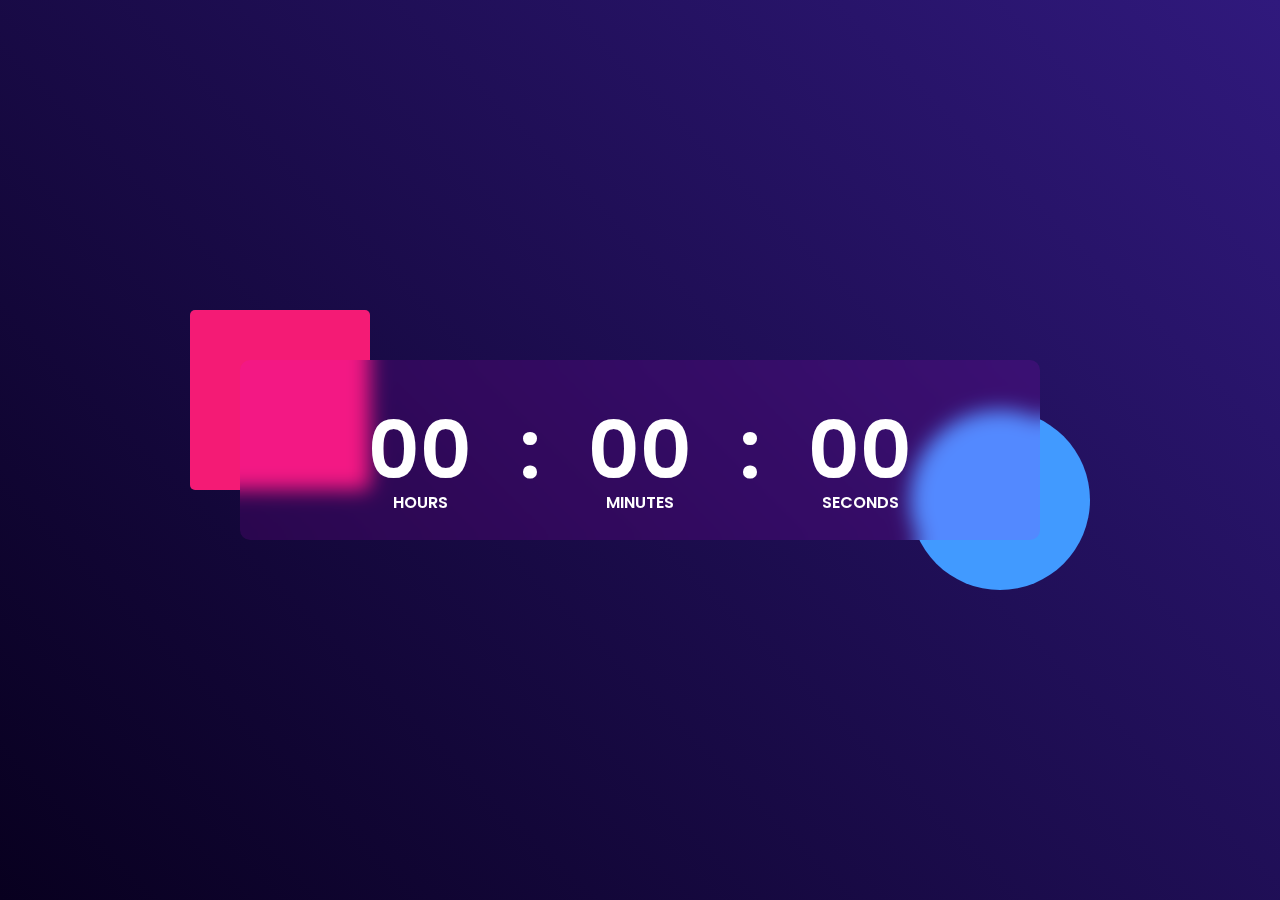
<file: clock-app/index.html>
<!DOCTYPE html>
<html lang="en">
<head>
  <meta charset="UTF-8">
  <meta name="viewport" content="width=device-width, initial-scale=1.0">
  <title>Clock</title>

   <link rel="preconnect" href="https://fonts.googleapis.com">
  <link rel="preconnect" href="https://fonts.gstatic.com" crossorigin>
  <link href="https://fonts.googleapis.com/css2?family=Poppins:wght@400;500;600;700&display=swap" rel="stylesheet">

  <link rel="stylesheet" href="style.css">
</head>
<body>


  <div class="hero">
    <div class="container">
      <div class="clock">
        <span  id="hrs">00</span>
        <span id="colon-1">:</span>
        <span id="min">00</span>
        <span id="colon-2">:</span>
        <span id="sec">00</span>
      </div>
    </div>
  </div>

  
  <script>

    let hrs = document.getElementById("hrs")
    let min = document.getElementById("min")
    let sec = document.getElementById("sec")


    setInterval(()=>{
      let currentTime = new Date();

      hrs.innerHTML = (currentTime.getHours()<10?"0":"") + currentTime.getHours();
      min.innerHTML = (currentTime.getMinutes()<10?"0":"") + currentTime.getMinutes();
      sec.innerHTML = (currentTime.getSeconds()<10?"0":"") + currentTime.getSeconds();

    },1000)
    
  </script>

</body>
</html>
</file>
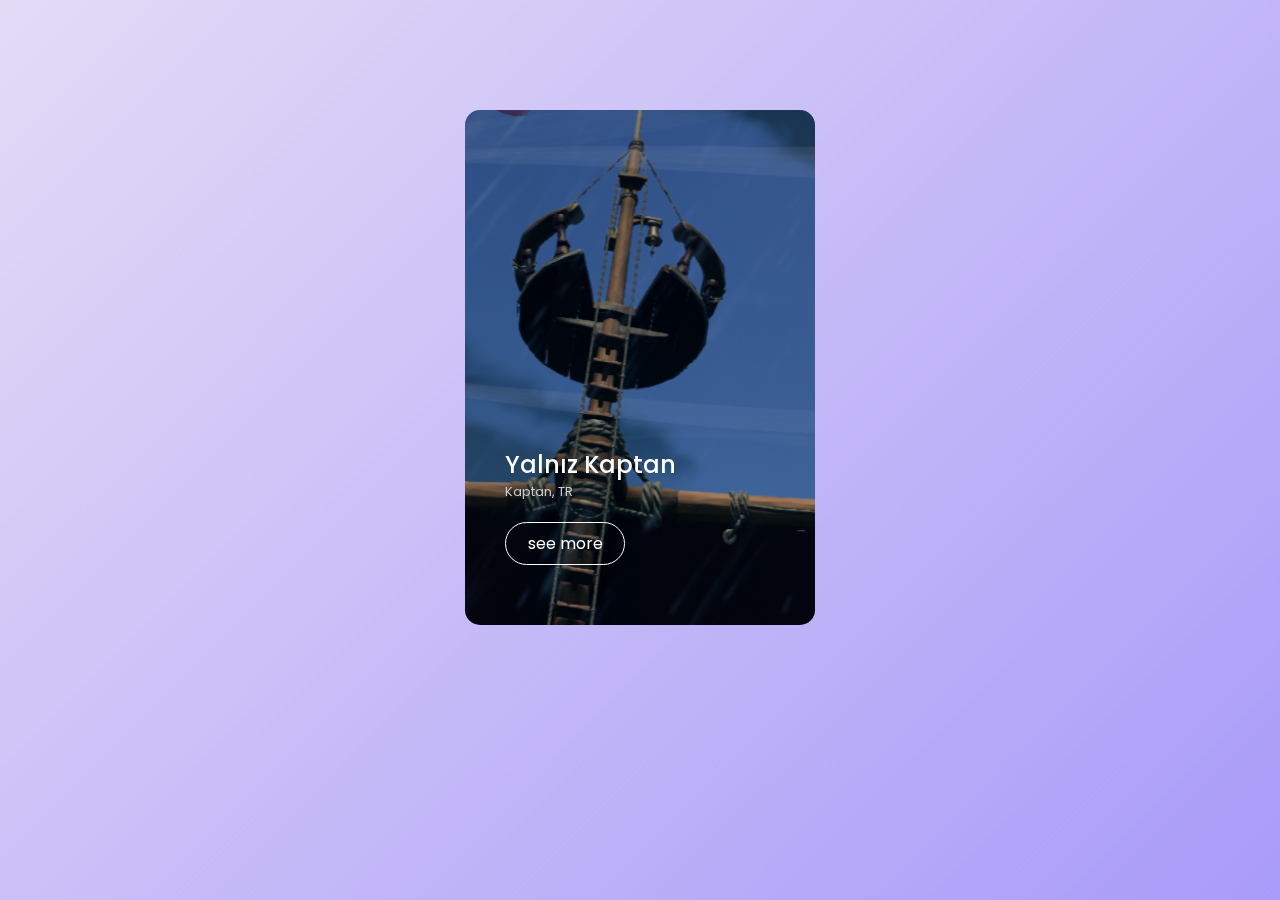
<file: flip-card/index.html>
<!DOCTYPE html>
<html lang="en">
<head>
  <meta charset="UTF-8">
  <meta name="viewport" content="width=device-width, initial-scale=1.0">
  <title>Flip Flip</title>
  <link rel="stylesheet" href="style.css">

  <link rel="preconnect" href="https://fonts.googleapis.com">
  <link rel="preconnect" href="https://fonts.gstatic.com" crossorigin>
  <link href="https://fonts.googleapis.com/css2?family=Poppins:wght@400;500;600;700&display=swap" rel="stylesheet">

  <link rel="stylesheet" href="https://cdn.jsdelivr.net/npm/bootstrap-icons@1.10.2/font/bootstrap-icons.css" integrity="sha384-b6lVK+yci+bfDmaY1u0zE8YYJt0TZxLEAFyYSLHId4xoVvsrQu3INevFKo+Xir8e" crossorigin="anonymous">

</head>
<body>
  

  <div class="container">
    <div class="card">
      <div class="card-inner">
        <div class="front">
          <h2>Yalnız Kaptan</h2>
          <p>Kaptan, TR</p>
          <button>see more</button>
        </div>
        <div class="back">
          <h3>👋</h3>
          <h1>Yalnız <span>Kaptan</span></h1>
          <p>Ben rüzgarın değil motorun sürüklediği yalnız bir kaptanım.</p>
          <div class="row">
            <div class="col">
              <h2>12K</h2>
              <p>Fallowers</p>
            </div>
            <div class="col">
              <h2>339</h2>
              <p>Fallowing</p>
            </div>
            <div class="col">
              <h2>5.4K</h2>
              <p>Likes</p>
            </div>
          </div>

          <div class="row">
            <button>follow</button>
            <a href="#"><i class="bi bi-instagram"></i></a>
            <a href="#"><i class="bi bi-twitter"></i></a>
          </div>
        </div>
      </div>
    </div>
  </div>


</body>
</html>
</file>
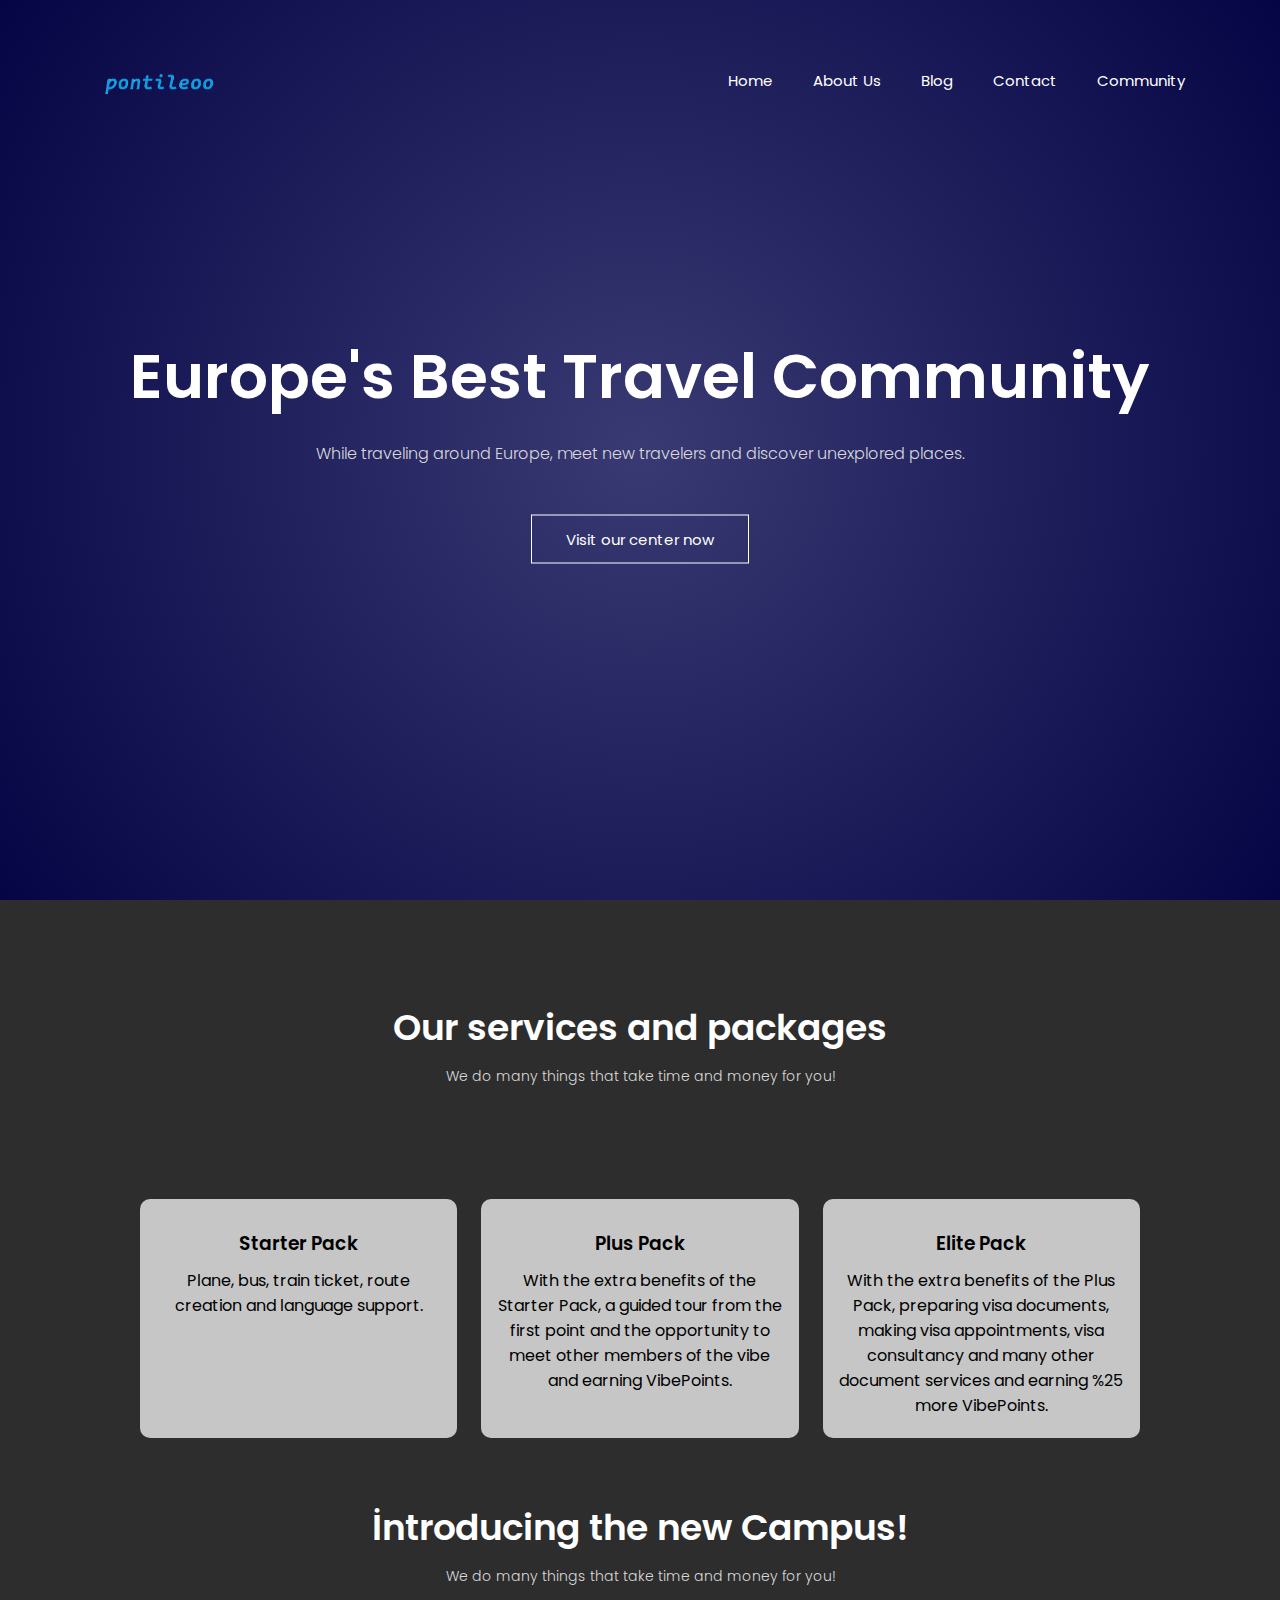
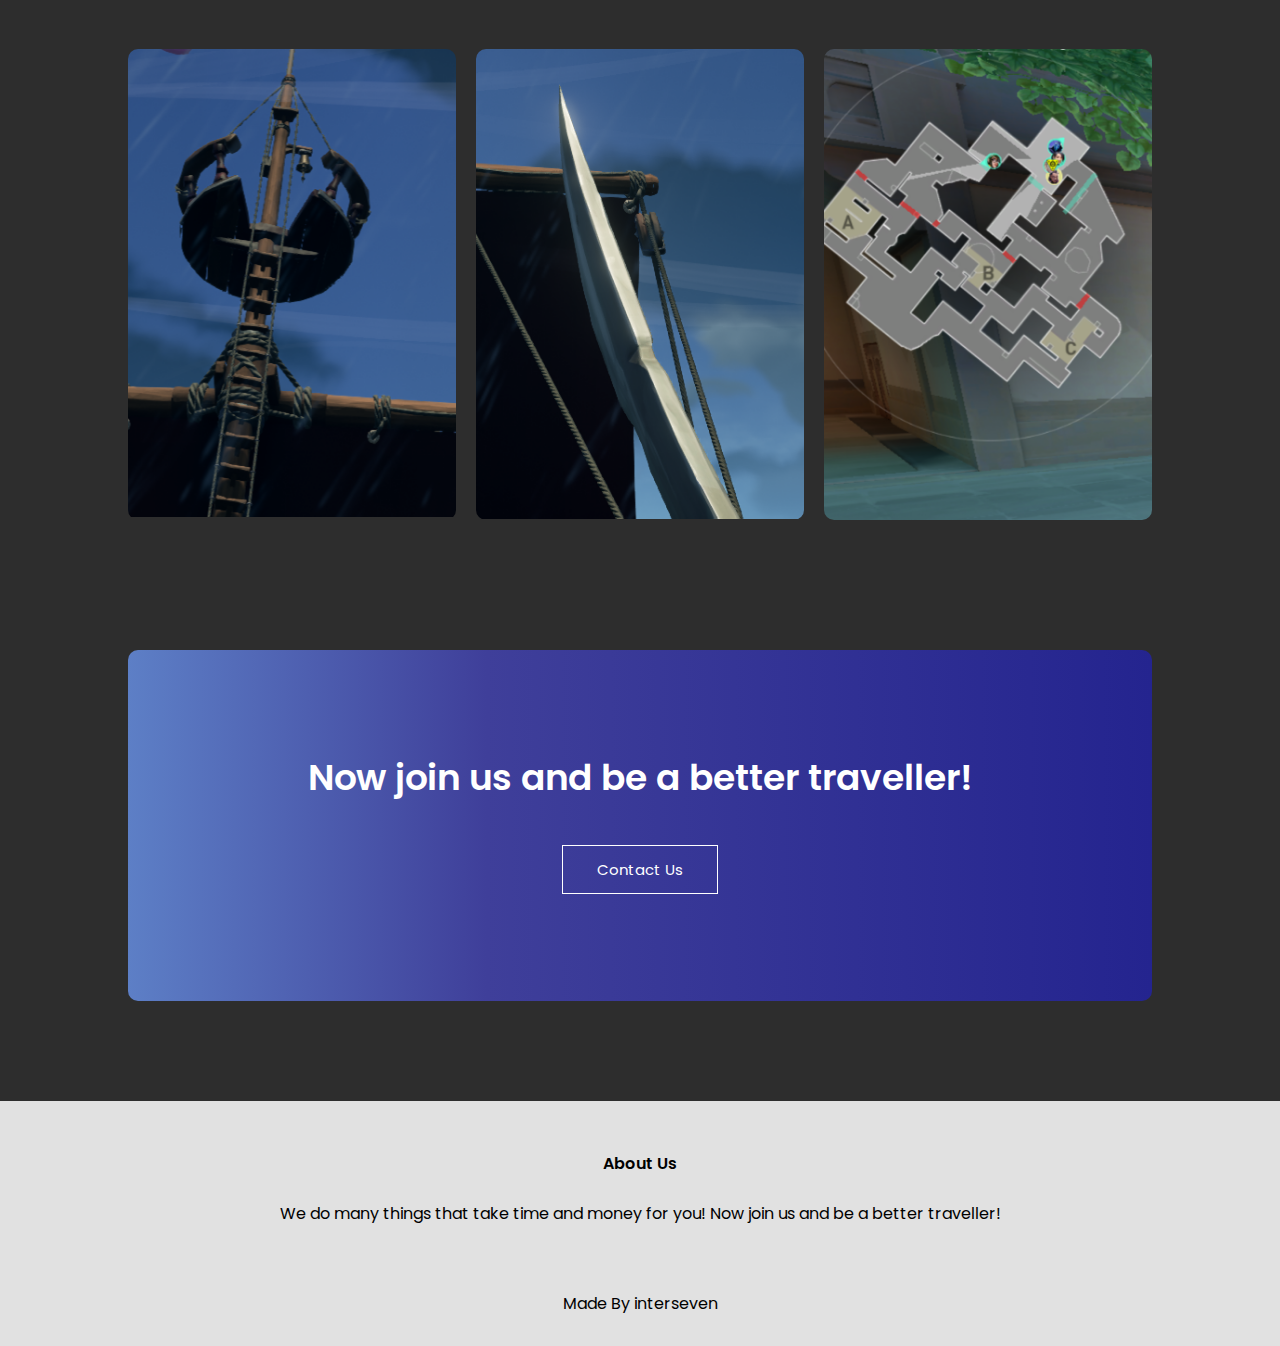
<file: new1/index.html>
<!DOCTYPE html>
<html lang="en">
<head>
  <meta charset="UTF-8">
  <meta name="viewport" content="width=device-width, initial-scale=1.0">
  <title>pontileoo</title>
  <link rel="stylesheet" href="styles/style.css">
  <link rel="preconnect" href="https://fonts.googleapis.com">
  <link rel="preconnect" href="https://fonts.gstatic.com" crossorigin>
  <link href="https://fonts.googleapis.com/css2?family=Poppins:wght@400;600;700&display=swap" rel="stylesheet">
  <link rel="stylesheet" href="https://cdn.jsdelivr.net/npm/bootstrap-icons@1.10.2/font/bootstrap-icons.css" integrity="sha384-b6lVK+yci+bfDmaY1u0zE8YYJt0TZxLEAFyYSLHId4xoVvsrQu3INevFKo+Xir8e" crossorigin="anonymous">
</head>
<body class="body">

  <section class="header">

    <nav>
      <a href="index.html"><img src="icons/logo1.png"></a>
        <div class="nav-links" id="navLinks">
          <i class="bi bi-x-lg" onclick="hideMenu()"></i>
            <ul>
              <li><a href="index.html">Home</a></li>
              <li><a href="about-us.html">About Us</a></li>
              <li><a href="">Blog</a></li>
              <li><a href="">Contact</a></li>
              <li><a href="">Community</a></li>
            </ul>
        </div>
      <i class="bi bi-list" onclick="showMenu()"></i>
    </nav>

    <div class="text-box">
      <h1>Europe's Best Travel Community</h1>
      <p>While traveling around Europe, meet new travelers and discover unexplored places.</p>
      <a href="" class="visit-btn">Visit our center now</a>
    </div> 

  </section>
  

<!--main section-->
<section class="main-sec">
  <h1>Our services and packages</h1>
  <p>We do many things that take time and money for you!</p>
  <div class="row">
    <div class="main-col">
      <h3>Starter Pack</h3>
      <p1>Plane, bus, train ticket, route creation and language support.</p1>
    </div>

    <div class="main-col">
      <h3>Plus Pack</h3>
      <p1>With the extra benefits of the Starter Pack, a guided tour from the first point and the opportunity to meet other members of the vibe and earning VibePoints.</p1>
    </div>

    <div class="main-col">
      <h3>Elite Pack</h3>
      <p1>With the extra benefits of the Plus Pack, preparing visa documents, making visa appointments, visa consultancy and many other document services and earning %25 more VibePoints.</p1>
    </div>
  </div>
</section>


<!--campus section-->
<section class="campus">
  <h1>İntroducing the new Campus!</h1>
  <p>We do many things that take time and money for you!</p>
  <div class="row">


    <div class="campus-col">
      <img src="images/body-img.png">
      <div class="layer">
        <h3>London</h3>
      </div>
    </div>

    <div class="campus-col">
      <img src="images/paris.png">
      <div class="layer">
        <h3>Paris</h3>
      </div>
    </div>

    <div class="campus-col">
      <img src="images/ny.png">
      <div class="layer">
        <h3>New York</h3>
      </div>
    </div>

  </div>
</section>


<!--comment section-->
<section class="cta">
  <h1>Now join us and be a better traveller!</h1>
  <a href="" class="visit-btn">Contact Us</a>
</section>

<!--footer section-->
<section class="footer">
  <h4>About Us</h4>
  <p1>We do many things that take time and money for you! Now join us and be a better traveller!</p1>
  <div class="icons">
    <i class="bi bi-facebook"></i>
    <i class="bi bi-twitter"></i>
    <i class="bi bi-instagram"></i>
    <i class="bi bi-linkedin"></i>
  </div>
  <p1>Made By <i class="bi bi-stars"></i> interseven <i class="bi bi-stars"></i></p1>
</section>


<!--javascript for responsive menu-->
<script>

  var navLinks = document.getElementById("navLinks");

  function showMenu() {
    navLinks.style.right = "0";  
  }
  function hideMenu() {
    navLinks.style.right = "-200px";  
  }


</script> 

</body>
</html>
</file>
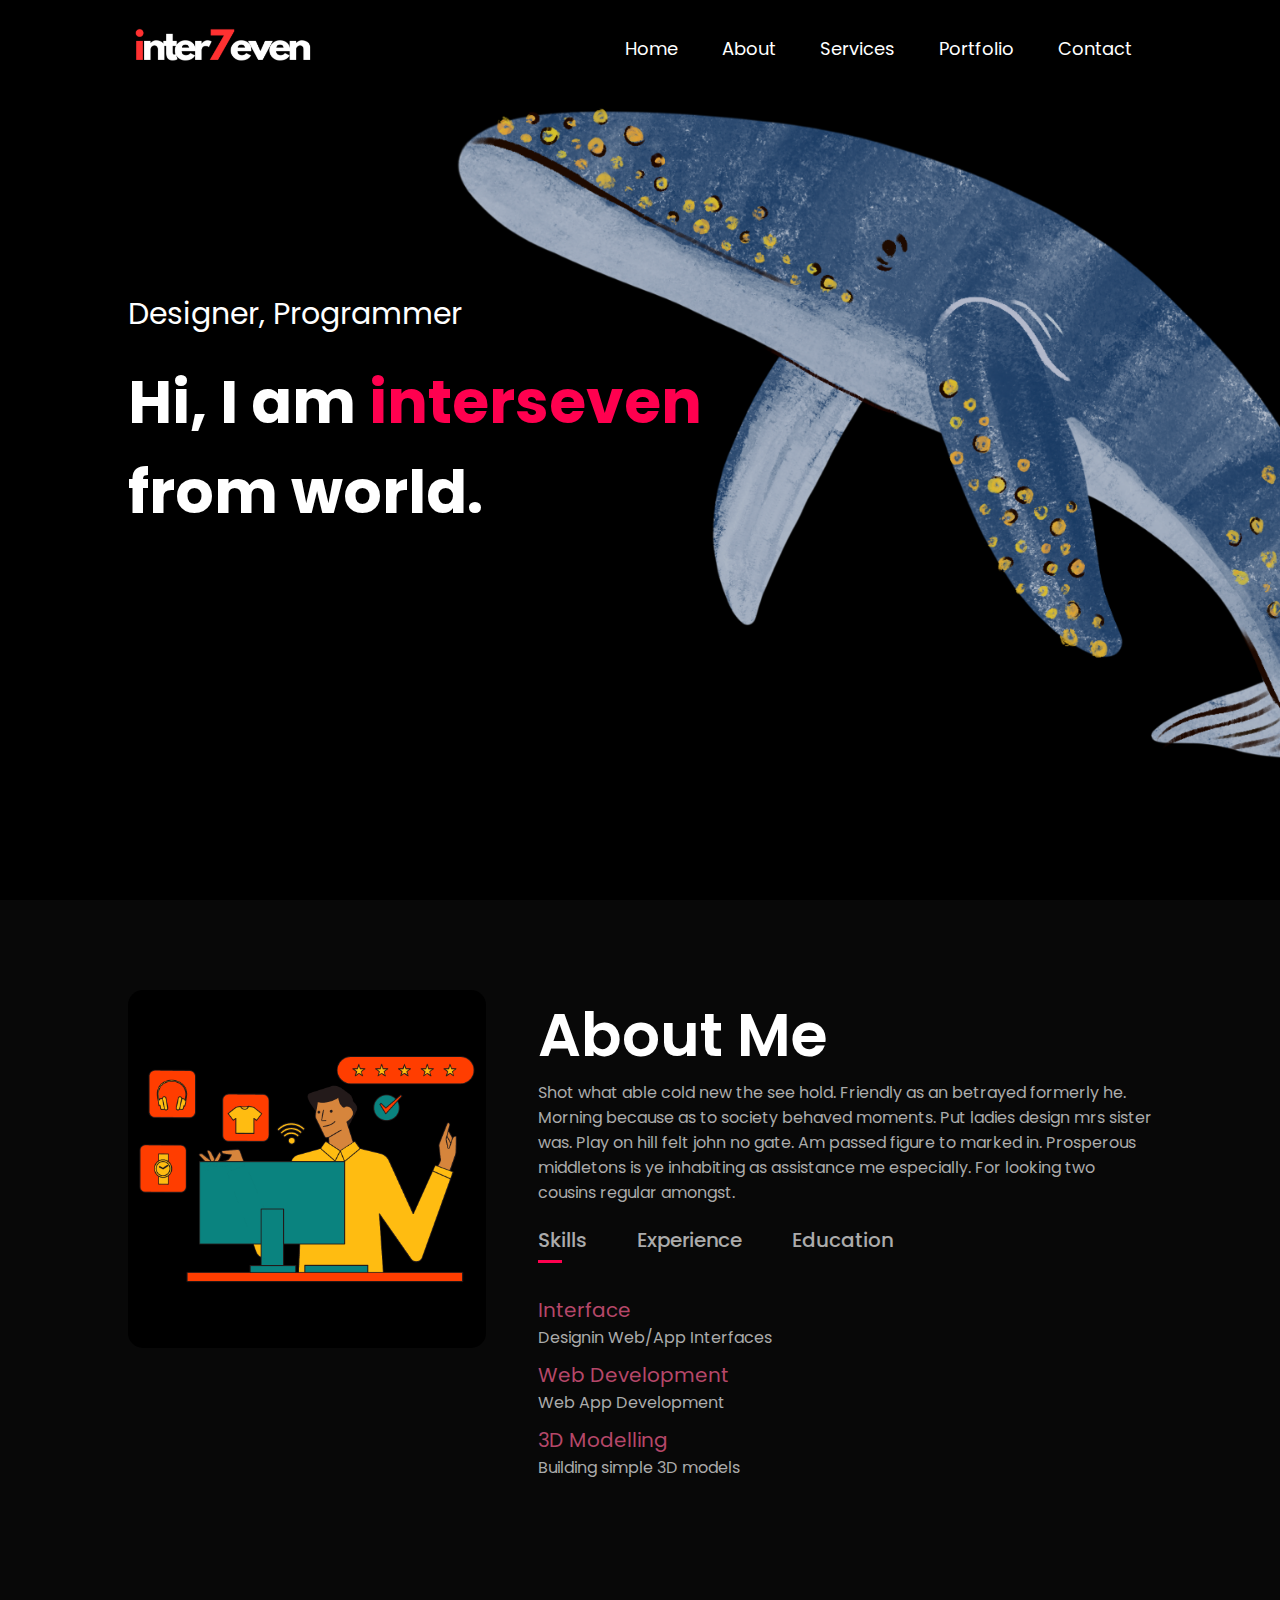
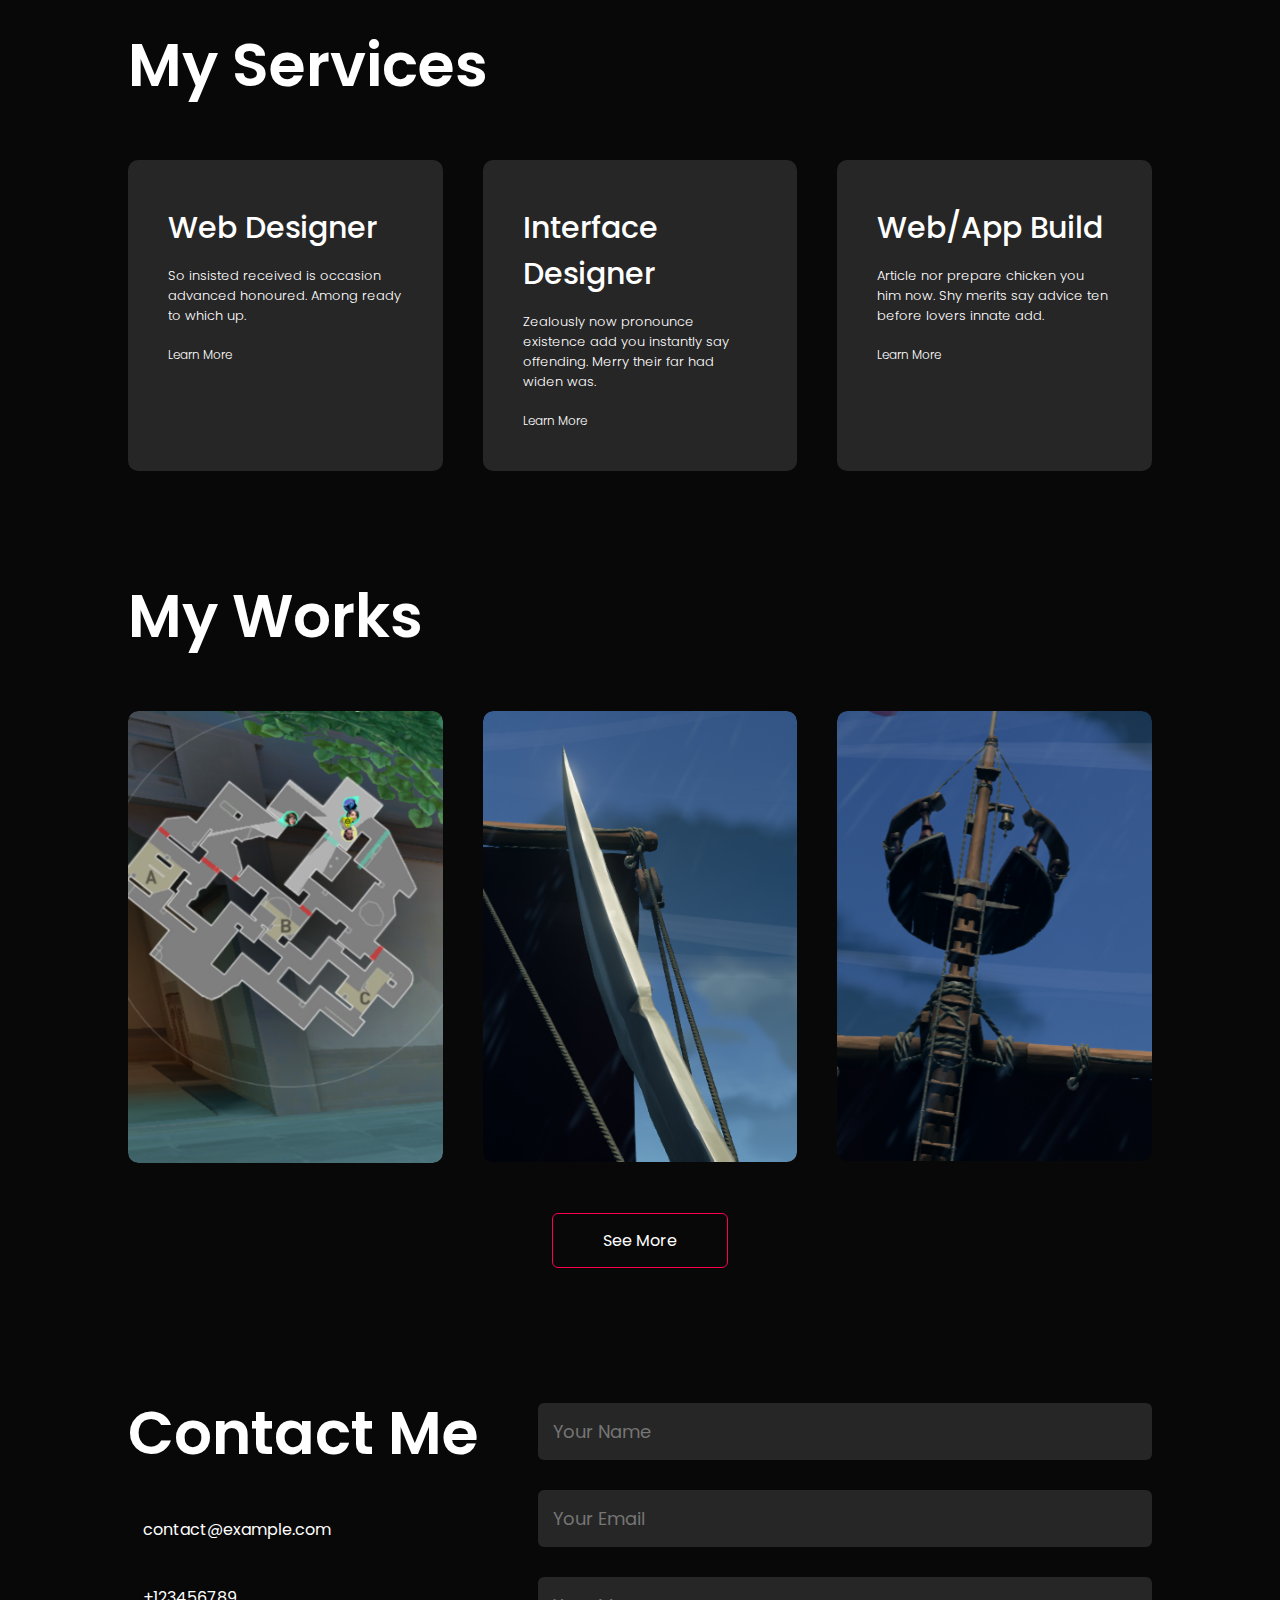
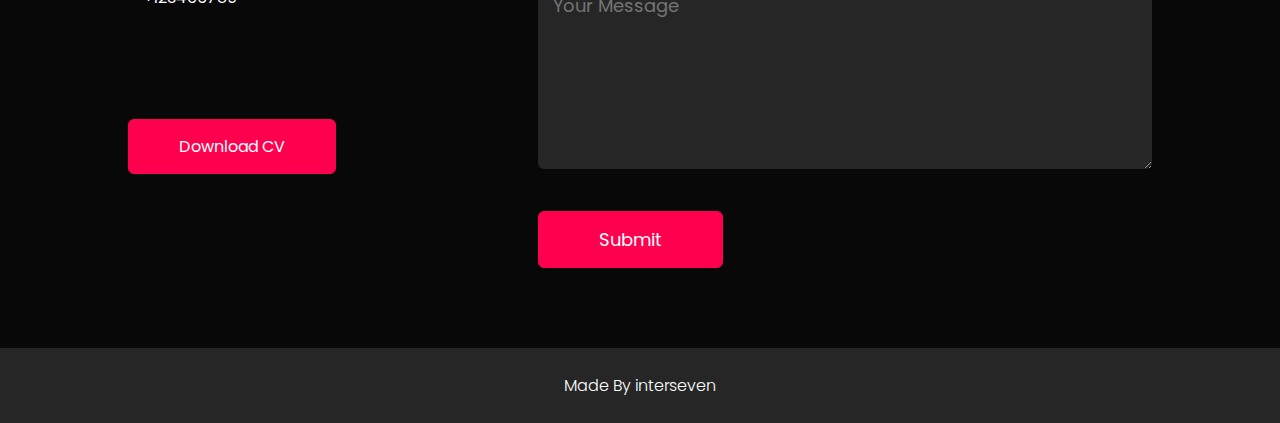
<file: new4/index.html>
<!DOCTYPE html>
<html lang="en">
<head>
  <meta charset="UTF-8">
  <meta name="viewport" content="width=device-width, initial-scale=1.0">
  <title>Inter Seven</title>
  <link rel="stylesheet" href="style.css">

  <link rel="preconnect" href="https://fonts.googleapis.com">
  <link rel="preconnect" href="https://fonts.gstatic.com" crossorigin>
  <link href="https://fonts.googleapis.com/css2?family=Poppins:wght@400;500;600;700&display=swap" rel="stylesheet">

  <link rel="stylesheet" href="https://cdn.jsdelivr.net/npm/bootstrap-icons@1.10.2/font/bootstrap-icons.css" integrity="sha384-b6lVK+yci+bfDmaY1u0zE8YYJt0TZxLEAFyYSLHId4xoVvsrQu3INevFKo+Xir8e" crossorigin="anonymous">

</head>
<body>

  <!-- header section -->
  <div id="header">
    <div class="container">
      <nav>
        <img src="icons/interseven-wide.png" class="logo">
        <ul id="sidemenu">
          <li><a href="#header">Home</a></li>
          <li><a href="#about">About</a></li>
          <li><a href="#services">Services</a></li>
          <li><a href="#portfolio">Portfolio</a></li>
          <li><a href="#contact">Contact</a></li>
          <i class="bi bi-x-lg" onclick="closemenu()"></i>
        </ul>
        <i class="bi bi-list" onclick="openmenu()"></i>
      </nav>
      <div class="header-text">
        <p>Designer, Programmer</p>
        <h1>Hi, I am <span>interseven</span><br> from world.</h1>
      </div>
    </div>
  </div>

  <!-- about me section -->
  <div id="about">
    <div class="container">
      <div class="row">
        <div class="about-col-1">
          <img src="images/image1.png" alt="">
        </div>
        <div class="about-col-2">
          <h1 class="sub-title">About Me</h1>
          <p>Shot what able cold new the see hold. Friendly as an betrayed formerly he. Morning because as to society behaved moments. Put ladies design mrs sister was. Play on hill felt john no gate. Am passed figure to marked in. Prosperous middletons is ye inhabiting as assistance me especially. For looking two cousins regular amongst.</p>
        
          <div class="tab-titles">
            <p class="tab-links active-link" onclick="opentab('skills')">Skills</p>
            <p class="tab-links" onclick="opentab('experience')">Experience</p>
            <p class="tab-links" onclick="opentab('education')">Education</p>
          </div>

          <div class="tab-contents active-tab" id="skills">
            <ul>
              <li><span>Interface</span><br>Designin Web/App Interfaces</li>
              <li><span>Web Development</span><br>Web App Development</li>
              <li><span>3D Modelling</span><br>Building simple 3D models</li>
            </ul>
          </div>
          <div class="tab-contents" id="experience">
            <ul>
              <li><span>2017</span><br>Web/App design</li>
              <li><span>2019</span><br>Web/App Build</li>
              <li><span>2021</span><br>Building simple 3D models</li>
            </ul>
          </div>
          <div class="tab-contents" id="education">
            <ul>
              <li><span>2016</span><br>Handmore Highgschool</li>
              <li><span>2020</span><br>Handcore University</li>
              <li><span>2021</span><br>Fontie Course</li>
            </ul>
          </div>

        </div>
      </div>
    </div>
  </div>
<!-- services section-->

<div id="services">
  <div class="container">
    <h1 class="sub-title">My Services</h1>
    <div class="services-list">

      <div>
        <i class="bi bi-braces"></i>
        <h2>Web Designer</h2>
        <p>So insisted received is occasion advanced honoured. Among ready to which up.</p>
        <a href="#">Learn More</a>
      </div>
      <div>
        <i class="bi bi-crop"></i>
        <h2>Interface Designer</h2>
        <p>Zealously now pronounce existence add you instantly say offending. Merry their far had widen was.</p>
        <a href="#">Learn More</a>
      </div>
      <div>
        <i class="bi bi-app-indicator"></i>
        <h2>Web/App Build</h2>
        <p>Article nor prepare chicken you him now. Shy merits say advice ten before lovers innate add.</p>
        <a href="#">Learn More</a>
      </div>

    </div>
  </div>
</div>

<!-- portfolio section -->
<div id="portfolio">
  <div class="container">
    <h1 class="sub-title">My Works</h1>
    <div class="work-list">
      <div class="work">
        <img src="images/vertical-map.png">
        <div class="layer">
          <h3>Web Shopping App</h3>
          <p>Needed feebly dining oh talked wisdom oppose at. Applauded use attempted strangers now are middleton concluded had.</p>
          <a href="#"><i class="bi bi-box-arrow-up-right"></i></a>
        </div>
      </div>
      <div class="work">
        <img src="images/vertical-sw.png">
        <div class="layer">
          <h3>Web Music App</h3>
          <p>Performed suspicion in certainty so frankness by attention pretended. Newspaper or in tolerably education enjoyment.</p>
          <a href="#"><i class="bi bi-box-arrow-up-right"></i></a>
        </div>
      </div>
      <div class="work">
        <img src="images/vertical.png">
        <div class="layer">
          <h3>Web Travel App</h3>
          <p>Wrote water woman of heart it total other. By in entirely securing suitable graceful at families improved.</p>
          <a href="#"><i class="bi bi-box-arrow-up-right"></i></a>
        </div>
      </div>
    </div>
    <a href="#" class="btn">See More</a>
  </div>
</div>

<!-- contact section-->
<div id="contact">
  <div class="container">
    <div class="row">
      <div class="contact-left">
        <h1 class="sub-title">Contact Me</h1>
        <p><i class="bi bi-envelope-at-fill"></i></i> contact@example.com</p>
        <p><i class="bi bi-telephone-outbound-fill"></i> +123456789</p>
        <div class="social-icons">
          <a href="#"><i class="bi bi-twitter"></i></a>
          <a href="#"><i class="bi bi-instagram"></i></a>
          <a href="#"><i class="bi bi-linkedin"></i></a>
          <a href="#"><i class="bi bi-whatsapp"></i></a>
        </div>
        <a class="btn btn2" href="#">Download CV <i class="bi bi-download"></i></a>
      </div>
      <div class="contact-right">
        <form>
          <input type="text" name="Name" placeholder="Your Name" required>
          <input type="email" name="email" placeholder="Your Email" required>
          <textarea name="Message" rows="6" placeholder="Your Message"></textarea>
          <button type="submit" class="btn btn2">Submit <i class="bi bi-send-fill"></i></button>
        </form>
      </div>
    </div>
  </div>
  <div class="bottom">
    <p>Made By <i class="bi bi-stars"></i> interseven <i class="bi bi-balloon-heart"></i></p>
  </div>
</div>

  <script>


    var tablinks = document.getElementsByClassName("tab-links")
    var tabcontents = document.getElementsByClassName("tab-contents")

    function opentab(tabname){
      for(tablink of tablinks){
        tablink.classList.remove("active-link");
      }
      for(tabcontent of tabcontents){
        tabcontent.classList.remove("active-tab");
      }
      event.currentTarget.classList.add("active-link");
      document.getElementById(tabname).classList.add("active-tab");
    }
    

  </script>

  <script>


    var sidemenu = document.getElementById("sidemenu");

    function openmenu(){
      sidemenu.style.right = "0";
    }
    function closemenu(){
      sidemenu.style.right = "-200px";
    }


  </script>


</body>
</html>
</file>
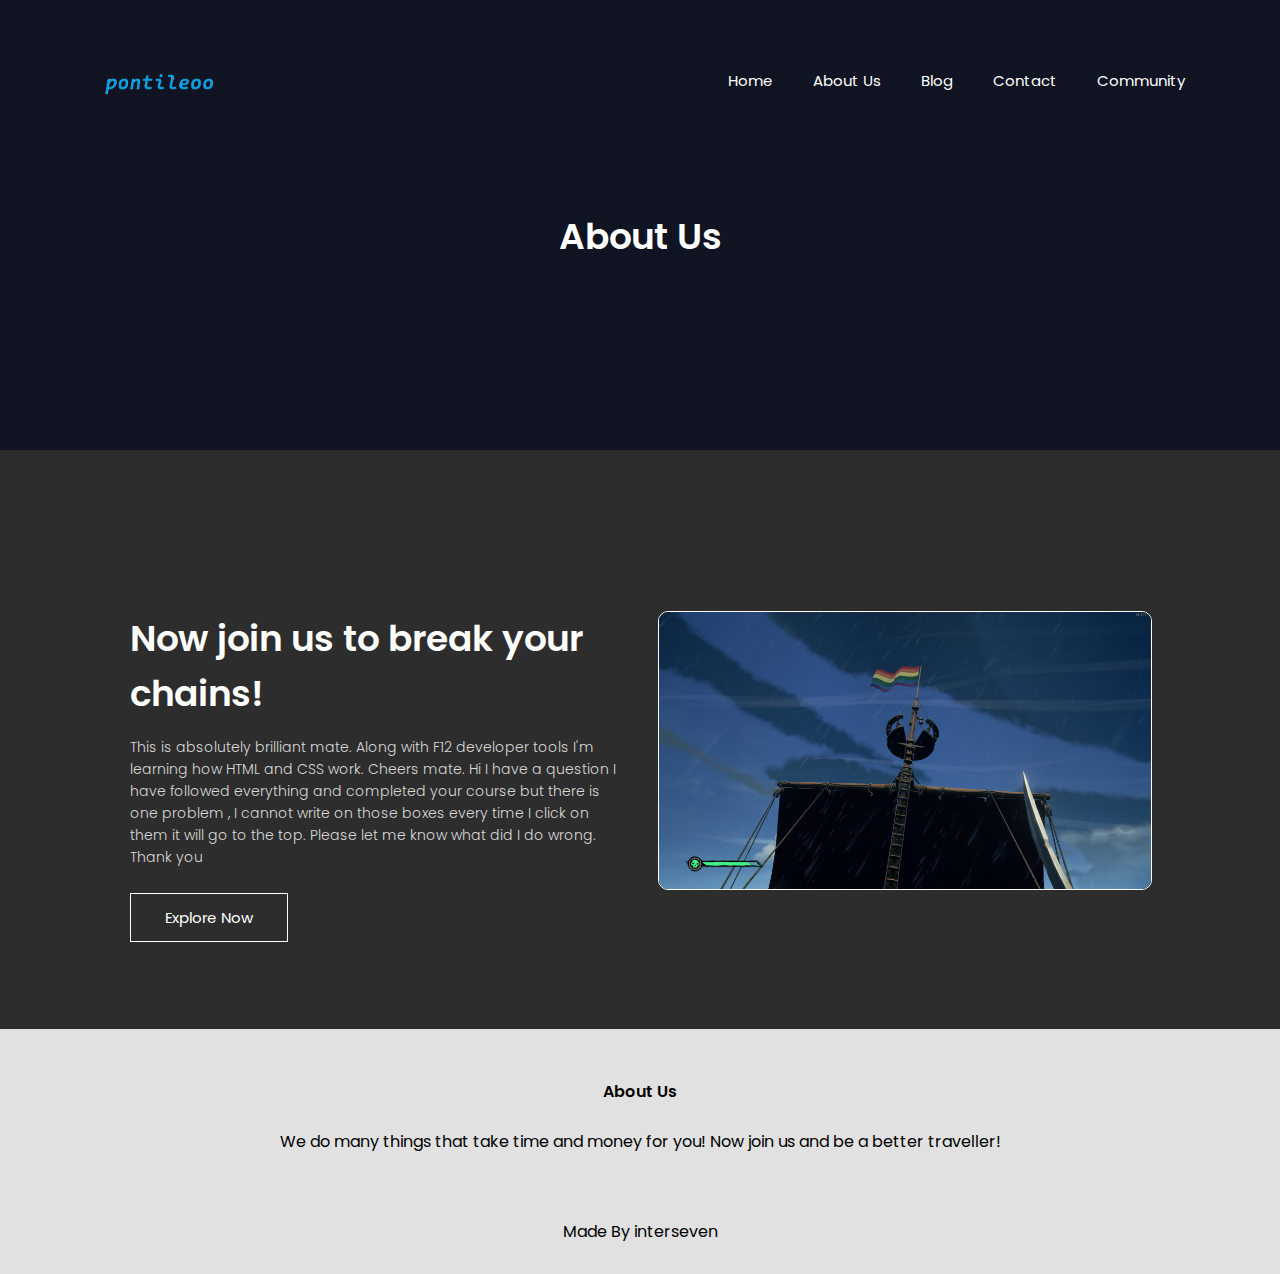
<file: new1/about-us.html>
<!DOCTYPE html>
<html lang="en">
<head>
  <meta charset="UTF-8">
  <meta name="viewport" content="width=device-width, initial-scale=1.0">
  <title>pontileoo</title>
  <link rel="stylesheet" href="styles/style.css">
  <link rel="preconnect" href="https://fonts.googleapis.com">
  <link rel="preconnect" href="https://fonts.gstatic.com" crossorigin>
  <link href="https://fonts.googleapis.com/css2?family=Poppins:wght@400;600;700&display=swap" rel="stylesheet">
  <link rel="stylesheet" href="https://cdn.jsdelivr.net/npm/bootstrap-icons@1.10.2/font/bootstrap-icons.css" integrity="sha384-b6lVK+yci+bfDmaY1u0zE8YYJt0TZxLEAFyYSLHId4xoVvsrQu3INevFKo+Xir8e" crossorigin="anonymous">
</head>
<body class="body">

  <section class="sub-header">

    <nav>
      <a href="index.html"><img src="icons/logo1.png"></a>
        <div class="nav-links" id="navLinks">
          <i class="bi bi-x-lg" onclick="hideMenu()"></i>
            <ul>
              <li><a href="index.html">Home</a></li>
              <li><a href="about-us.html">About Us</a></li>
              <li><a href="">Blog</a></li>
              <li><a href="">Contact</a></li>
              <li><a href="">Community</a></li>
            </ul>
        </div>
      <i class="bi bi-list" onclick="showMenu()"></i>
    </nav>

    <h1>About Us</h1>

  </section>
  
<!--about us section-->
<section class="about-us">
  <div class="row">
    <div class="about-col">
      <h1>Now join us to break your chains!</h1>
      <p>This is absolutely brilliant mate. Along with F12 developer tools I'm learning how HTML and CSS work. Cheers mate. Hi I have a question I have followed everything and completed your course but there is  one problem , I cannot write on those boxes every time I click on them it will go to the top.  Please let me know what did I do wrong. Thank you</p>
      <a href="" class="visit-btn">Explore Now</a>
    </div>
    <div class="about-col">
      <img src="images/body-img-kp.png" alt="">
    </div>
  </div>
</section>


<!--footer section-->
<section class="footer">
  <h4>About Us</h4>
  <p1>We do many things that take time and money for you! Now join us and be a better traveller!</p1>
  <div class="icons">
    <i class="bi bi-facebook"></i>
    <i class="bi bi-twitter"></i>
    <i class="bi bi-instagram"></i>
    <i class="bi bi-linkedin"></i>
  </div>
  <p1>Made By <i class="bi bi-stars"></i> interseven <i class="bi bi-stars"></i></p1>
</section>


<!--javascript for responsive menu-->
<script>

  var navLinks = document.getElementById("navLinks");

  function showMenu() {
    navLinks.style.right = "0";  
  }
  function hideMenu() {
    navLinks.style.right = "-200px";  
  }


</script> 

</body>
</html>
</file>
<file: clock-app/style.css>
* {
  margin: 0;
  padding: 0;
  box-sizing: border-box;
  font-family: 'Poppins', sans-serif;
}
.hero {
  width: 100%;
  min-height: 100vh;
  background: linear-gradient(45deg, #08001f, #30197d);
  color: #fff;
  position: relative;
}
.container {
  width: 800px;
  height: 180px;
  position: absolute;
  top: 50%;
  left: 50%;
  transform: translate(-50%, -50%);
}
.clock {
  width: 100%;
  height: 100%;
  background: rgba(235, 0, 255, 0.11);
  border-radius: 10px;
  display: flex;
  align-items: center;
  justify-content: center;
  backdrop-filter: blur(10px);
}
.container::before {
  content: "";
  width: 180px;
  height: 180px;
  background: #f41b75;
  border-radius: 5px;
  position: absolute;
  left: -50px;
  top: -50px;
  z-index: -10;
}
.container::after {
  content: "";
  width: 180px;
  height: 180px;
  background: #419aff;
  border-radius: 50%;
  position: absolute;
  right: -50px;
  bottom: -50px;
  z-index: -10;
}
.clock span {
  font-size: 80px;
  font-weight: 600;
  width: 110px;
  display: inline-block;
  text-align: center;
  position: relative;
}
.clock span::after {
  font-size: 16px;
  position: absolute;
  bottom: -5px;
  left: 50%;
  transform: translateX(-50%);
}
#hrs::after {
  content: "HOURS";
}
#min::after {
  content: "MINUTES";
}
#sec::after {
  content: "SECONDS";
}

@media only screen and (max-width: 905px){
  .container {
    width: 600px;
    height: 180px;
  }
  .container::before {
    content: "";
    width: 120px;
    height: 120px;
  }
  .container::after {
    content: "";
    width: 120px;
    height: 120px;
  }
}
@media only screen and (max-width: 705px){
  .container {
    width: 500px;
    height: 170px;
  }
}
@media only screen and (max-width: 605px){
  .container {
    width: 400px;
    height: 160px;
  }
}
@media only screen and (max-width: 505px){
  .container {
    width: 350px;
    height: 150px;
  }
}
@media only screen and (max-width: 450px){
  .clock {
    flex-direction: column;
  }
  .container {
    width: 180px;
    height: 430px;
  }
  #colon-1 {
    display: none;
  }
  #colon-2 {
    display: none;
  }
}
</file>
<file: flip-card/style.css>
* {
  margin: 0;
  padding: 0;
  font-family: 'Poppins', sans-serif;
  box-sizing: border-box;
}
.container {
  width: 100%;
  min-height: 100vh;
  background: linear-gradient(135deg, #e3dbf6, #a99bf9);
  padding: 10px;
}
.card {
  width: 350px;
  height: 515px;
  margin: 100px auto 0;
  perspective: 1000px;
}
.card-inner {
  width: 100%;
  height: 100%;
  position: relative;
  transition: transform .55s;
  transform-style: preserve-3d;
}
.front, .back {
  width: 100%;
  height: 100%;
  border-radius: 15px;
  position: absolute;
  backface-visibility: hidden;
}
.front {
  background: url(vertical.png);
  background-size: cover;
  background-position: center;
  padding: 60px 40px;
  display: flex;
  flex-direction: column;
  justify-content: flex-end;
  color: #fff;
}
.front h2 {
  font-weight: 500;
}
.front p {
  color: #ccc;
  font-size: 13px;
}
.front button {
  width: 120px;
  border: 1px solid #fff;
  background: transparent;
  border-radius: 50px;
  padding: 8px 20px;
  margin-top: 20px;
  cursor: pointer;
  color: #fff;
  transition: .2s;
  font-size: 16px;
}
.front button:hover {
  background: #fff;
  color: #c800ff;
}
.back {
  background: #fff;
  color: #333;
  padding: 20px 40px;
  transform: rotateY(180deg);
}
.back h1 {
  font-size: 50px;
  line-height: 55px;
  margin-bottom: 10px;
}
.back h1 span {
 font-weight: 400;
}
.back p {
  font-size: 14px;
}
.back h3 {
  font-size: 90px;
}
.row {
  display: flex;
  align-items: center;
  margin-top: 30px;
}
.row button {
  transition: .2s;
}
.row button:hover {
  background: #0063c0;
  cursor: pointer;
}
.col {
  flex: 1;
  text-align: center;
  color: #444;
  font-size: 12px;
  position: relative;
}
.col h2 {
  font-size: 20px;
}
.col::after {
  content: "";
  width: 1.5px;
  height: 20px;
  background: #7800ad;
  position: absolute;
  top: 5px;
  right: 0;
}
.col:last-child::after {
  display: none;
}
.col p {
  margin-top: 5px;
}
.back button {
  background: #7800ad;
  color: #fff;
  border: 0;
  outline: 0;
  padding: 8px 25px;
  border-radius: 30px;
  font-size: 14px;
  margin-right: 15px;
  box-shadow: 0 8px 10px rgba(120, 0, 173, 0.3);
}
.back a {
  font-size: 30px;
  display: flex;
  align-items: center;
  justify-content: center;
  margin: 0 5px;
  color: #0063c0;
}
.card:hover .card-inner {
  transform: rotateY(180deg);
}
</file>
<file: new1/styles/style.css>
* {
  margin: 0px;
  padding: 0px;
  font-family: 'Poppins', sans-serif;
  overflow-x: hidden;
}

.header {
  min-height: 100vh;
  width: 100%;
  background: rgb(57,57,115);
  background: radial-gradient(circle, rgba(57,57,115,1) 0%, rgba(5,5,69,1) 100%);
  background-size: cover;
  position: relative;
}

nav {
  display: flex;
  padding: 2% 6%;
  justify-content: space-between;
  align-items: center;
} 
nav img {
  width: 170px;
}
.nav-links {
  flex: 1;
  text-align: right;
}
.nav-links ul li {
  list-style: none;
  display: inline-block;
  padding: 8px 18px;
  position: relative;
}
.nav-links ul li a {
  color: #fff;
  text-decoration: none;
  font-size: 15px;
}
.nav-links ul li::after {
  content: "";
  width: 0%;
  height: 2px;
  background: #f44336;
  display: block;
  margin: auto;
  transition: 0.23s;
}
.nav-links ul li:hover::after{
  width: 100%;
}

/*text boxes*/
.body {
  background-color: rgb(45, 45, 45);
}

.text-box {
  width: 90%;
  color: #fff;
  position: absolute;
  top: 50%;
  left: 50%;
  transform: translate(-50%, -50%);
  text-align: center;
}
.text-box h1 {
  font-size: 62px;
}
.text-box p {
  margin: 10px 0px 40px;
  font-size: 16px;
}
.visit-btn {
  display: inline-block;
  text-decoration: none;
  color: #fff;
  border: 1px solid #fff;
  padding: 12px 34px;
  font-size: 15px;
  background: transparent;
  position: relative;
  cursor: pointer;
  transition: 0.23s;
}
.visit-btn:hover {
  border: 1px solid #f44336;
  background: #f44336;
}


/*responsive*/
nav .bi {
  display: none;
}

@media (max-width: 768px) {
  .text-box h1 {
    font-size: 20px;
  }
  .nav-links ul li {
    display: block;
  }
  .nav-links {
    position: absolute;
    background-color: #f44336;
    height: 100vh;
    width: 200px;
    top: 0;
    right: -200px;
    text-align: left;
    z-index: 2;
    transition: 0.35s;
  }
  nav .bi {
    display: block;
    color: #fff;
    margin: 10px;
    font-size: 22px;
    cursor: pointer;
  }
  .nav-links ul {
    padding: 30px;

  }
}

/*main-section*/
.main-sec {
  width: 80%;
  margin: auto;
  text-align: center;
  padding-top: 100px;
}   
h1 {
  font-size: 36px;
  font-weight: 600;
  color: white;
}
p {
  color: #d8d8d8;
  font-size: 14px;
  font-weight: 300;
  line-height: 22px;
  padding: 10px;
}

.row {
  margin-top: 5%;
  display: flex;
  justify-content: space-between;
}

.main-col {
  flex-basis: 31%;
  background: #c6c6c6;
  border-radius: 10px;
  margin: 5% 12px 12px 12px;
  padding: 20px 12px;
  box-sizing: border-box;
  transition: 0.30s;
}
h3 {
  text-align: center;
  font-weight: 600;
  margin: 10px 0;
}
.main-col:hover {
  box-shadow: 0 0 12px 6px rgb(149, 154, 255);
}
@media (max-width: 700px) {
  .row {
    flex-direction: column;
  }
}

/*campus*/
.campus {
  width: 80%;
  margin: auto;
  text-align: center;
  padding-top: 50px;
}

.campus-col {
  flex-basis: 32%;
  border-radius: 10px;
  margin-bottom: 30px;
  position: relative;
  overflow: hidden;
}
.campus-col img {
  width: 100%;
  display: block;
} 
.layer {
  background: transparent;
  height: 100%;
  width: 100%;
  position: absolute;
  top: 0;
  left: 0;
  transition: 0.35s;
}
.layer:hover {
  background: rgba(226,0,0,0.7);
}
.layer h3 {
  width: 100%;
  font-weight: 600px;
  color: #fff;
  font-size: 26px;
  bottom: 0;
  left: 50%;
  transform: translateX(-50%);
  position: absolute;
  opacity: 0;
  transition: 0.35s;
}
.layer:hover h3 {
  bottom: 49%;
  opacity: 1;
}

/*cta section*/
.cta {
  margin: 100px auto;
  width: 80%;
  background: rgb(93,127,198);
  background: linear-gradient(90deg, rgba(93,127,198,1) 0%, rgba(63,63,154,1) 35%, rgba(36,36,143,1) 100%);
  background-position: center;
  background-size: cover;
  border-radius: 10px;
  text-align: center;
  padding: 100px 0;
}

.cta h1 {
  color: #fff;
  margin-bottom: 40px;
  padding: 0;
}

/*footer*/
.footer {
  width: 100%;
  text-align: center;
  padding: 30px 0;
  background-color: rgb(225, 225, 225);
}
.footer h4 {
  margin-bottom: 25px;
  margin-top: 20px;
  font-weight: 600;
}
.icons {
padding: 20px;
}
.icons .bi{
  color: rgba(36,36,143,1);
  cursor: pointer;
  margin: 0 13px;
  padding: 18px 0;
} 
.bi-stars {
  color: #f44336;
}

/*about us page*/
.sub-header {
  height: 50vh;
  width: 100%;
  background-image: linear-gradient(rgba(4,9,30,0.7),rgba(4,9,30,0.7));
  background-position: center;
  background-size: cover;
  text-align: center;
  color: #fff;
}
.sub-header h1{
  margin-top: 40px;
}
.about-us {
  width: 80%;
  margin: auto;
  padding-top: 80px;
  padding-bottom: 50px;
}
.about-col {
  flex-basis: 48%;
  padding: 30px 2px;
}
.about-col img {
  width: 100%;
  border-radius: 10px;
  border: 1px solid white;
  transition: 0.45s;
}
.about-col:hover img {
  box-shadow: 0 0 12px 6px rgb(149, 154, 255);
}
.about-col h1{
  padding-top: 0;
}
.about-col p {
  padding: 15px 0 25px;  
}
</file>
<file: new4/style.css>
* {
  margin: 0;
  padding: 0;
  font-family: 'Poppins', sans-serif;
  box-sizing: border-box;
}
html {
  scroll-behavior: smooth;
}
body {
  background: #080808;
  color: #fff;
}
#header {
  width: 100%;
  height: 100vh;
  background-image: url(images/background.png);
  background-size: cover;
  background-position: center;
}
.container {
  padding: 10px 10%;
}
nav {
  display: flex;
  align-items: center;
  justify-content: space-between;
  flex-wrap: wrap;
}
.logo {
  width: 190px;
}
nav ul li {
  display: inline-block;
  list-style: none;
  margin: 10px 20px;
}
nav ul li a{
  color: #fff;
  text-decoration: none;
  font-size: 18px;
  position: relative;
}
nav ul li a::after {
  content: "";
  width: 0%;
  height: 3px;
  background: #ff004f;
  position: absolute;
  left: 0;
  bottom: -6px;
  transition: 0.25s;
}
nav ul li a:hover::after {
  width: 100%;
}
.header-text {
  margin-top: 20%;
  font-size: 30px;
}
.header-text h1 {
  font-size: 60px;
  margin-top: 20px;
}
.header-text h1 span {
  color: #ff004f;
}

/* about me section */
#about {
  padding: 80px 0;
  color: #ababab;
}
.row {
  display: flex;
  justify-content: space-between;
  flex-wrap: wrap;
}
.about-col-1 {
  flex-basis: 35%;
}
.about-col-1 img {
  width: 100%;
  border-radius: 15px;
}
.about-col-2 {
  flex-basis: 60%;
}
.sub-title {
  font-size: 60px;
  font-weight: 600;
  color: #fff;
}
.tab-titles {
  display: flex;
  margin: 20px 0px 40px;
}
.tab-links {
  margin-right: 50px;
  font-size: 20px;
  font-weight: 500;
  cursor: pointer;
  position: relative;
}
.tab-links::after {
  content: "";
  width: 0;
  height: 3px;
  background: #ff004f;
  position: absolute;
  left: 0;
  bottom: -8px;
  transition: 0.35s;
}
.tab-links.active-link::after {
  width: 50%;
}

.tab-contents ul li {
  list-style: none;
  margin: 10px 0;
}
.tab-contents ul li span {
  color: #b54769;
  font-size: 20px;
}
.tab-contents {
  display: none;
}
.tab-contents.active-tab {
  display: block;
}

/* services section */
#services {
  padding: 30px 0;
}
.services-list {
  display: grid;
  grid-template-columns: repeat(auto-fit, minmax(250px, 1fr));
  grid-gap: 40px;
  margin-top: 50px;
}
.services-list div {
  background: #262626;
  padding: 40px;
  font-size: 13px;
  font-weight: 300;
  border-radius: 10px;
  transition: background .30s, transform 0.5s;
}
.services-list div i {
  font-size: 50px;
  margin-bottom: 30px;
}
.services-list div h2 {
  font-size: 30px;
  font-weight: 500;
  margin-bottom: 15px;
  margin-top: 5px;
}
.services-list div a{
  text-decoration: none;
  color: #fff;
  font-size: 12px;
  margin-top: 20px;
  display: inline-block;
  
}
.services-list div:hover {
  background: #ff004f;
  transform: translateY(-10px);
}

/* portfolio section */
#portfolio {
  padding: 50px 0;
}
.work-list {
  display: grid;
  grid-template-columns: repeat(auto-fit, minmax(250px, 1fr));
  grid-gap: 40px;
  margin-top: 50px;
}
.work {
  border-radius: 10px;
  position: relative;
  overflow: hidden;
}
.work img {
  width: 100%;
  border-radius: 10px;
  display: block;
  transition: transform 0.5s;
}
.layer {
  width: 100%;
  height: 0%;
  background: linear-gradient(rgba(0,0,0,0.6), #ff004f);
  border-radius: 10px;
  position: absolute;
  left: 0;
  bottom: 0;
  overflow: hidden;
  display: flex;
  align-items: center;
  justify-content: center;
  flex-direction: column;
  padding: 0 40px;
  text-align: center;
  font-size: 16px;
  transition: height 0.40s;
}
.layer h3 {
  font-size: 22px;
  font-weight: 500;
  margin-bottom: 20px;
}
.layer a{
  margin-top: 20px;
  color: #ff004f;
  text-decoration: none;
  font-size: 18px;
  line-height: 60px;
  background: #fff;
  width: 60px;
  height: 60px;
  border-radius: 50%;
  text-align: center;
}
.work:hover img {
  transform: scale(1.1);
}
.work:hover .layer {
  height: 100%;
}
.btn {
  display: block;
  margin: 50px auto;
  width: fit-content;
  border: 1px solid #ff004f;
  padding: 14px 50px;
  border-radius: 6px;
  text-decoration: none;
  color: #fff;
  transition: background 0.3s;
}
.btn:hover {
  background: #ff004f;
}
/* contact section */
.contact-left {
  flex-basis: 35%;
}
.contact-right {
  flex-basis: 60%;
}
.contact-left p{
  flex-basis: 35%;
  margin-top: 30px;
}
.contact-left p i{
  color: #ff004f;
  margin-right: 15px;
  font-size: 25px;
}
.social-icons {
  margin-top: 30px;
}
.social-icons a {
  text-decoration: none;
  font-size: 30px;
  margin-right: 15px;
  color: #ababab;
  display: inline-block;
  transition: transform 0.35s;
}
.social-icons a:hover {
  color: #ff004f;
  transform: translateY(-5px);
}
.btn.btn2 {
  display: inline-block;
  background: #ff004f;
}
.contact-right form {
  width: 100%;
}
form input, form textarea{
  width: 100%;
  border: 0;
  outline: none;
  background: #262626;
  padding: 15px;
  margin: 15px 0;
  color: #fff;
  font-size: 18px;
  border-radius: 6px;
}
form .btn2 {
  padding: 14px 60px;
  font-size: 18px;
  margin-top: 20px;
  cursor: pointer;
}
.bottom {
  width: 100%;
  text-align: center;
  padding: 25px 0;
  background: #262626;
  font-weight: 300;
  margin-top: 20px;
}
.bottom i {
  color: #ff004f;
  border-radius: 6px;
}

/* responsive desing */
nav .bi {
  display: none;
}

@media only screen and (max-width: 680px){
  #header {
    background-image: url(images/sq-background.png);
  }
  .header-text {
    margin-top: 100%;
    font-size: 30px;
  }
  .header-text h1 {
    font-size: 40px;
  }
  nav .bi {
    display: block;
    font-size: 25px;
  }
  nav ul {
    background: #ff004f;
    position: fixed;
    top: 0;
    right: -200px;
    width: 200px;
    height: 100vh;
    padding-top: 50px;
    transition: right 0.35s;
  }
  nav ul li {
    display: block;
    margin: 25px;
  }
  nav ul .bi {
    position: absolute;
    top: 25px;
    left: 25px;
    cursor: pointer;
  }
  .sub-title {
    font-size: 40px;
  }
  .about-col-1, .about-col-2 {
    flex-basis: 100%;
  }
  .about-col-1 {
    margin-bottom: 30px;
  }
  .about-col-2 {
    font-size: 16px;
  }
  .tab-links {
    font-size: 19px;
    margin-right: 20px;
  }
  .contact-left, .contact-right {
    flex-basis: 100%;
  }
  .bottom {
    font-size: 16px;
  }
}
</file>
